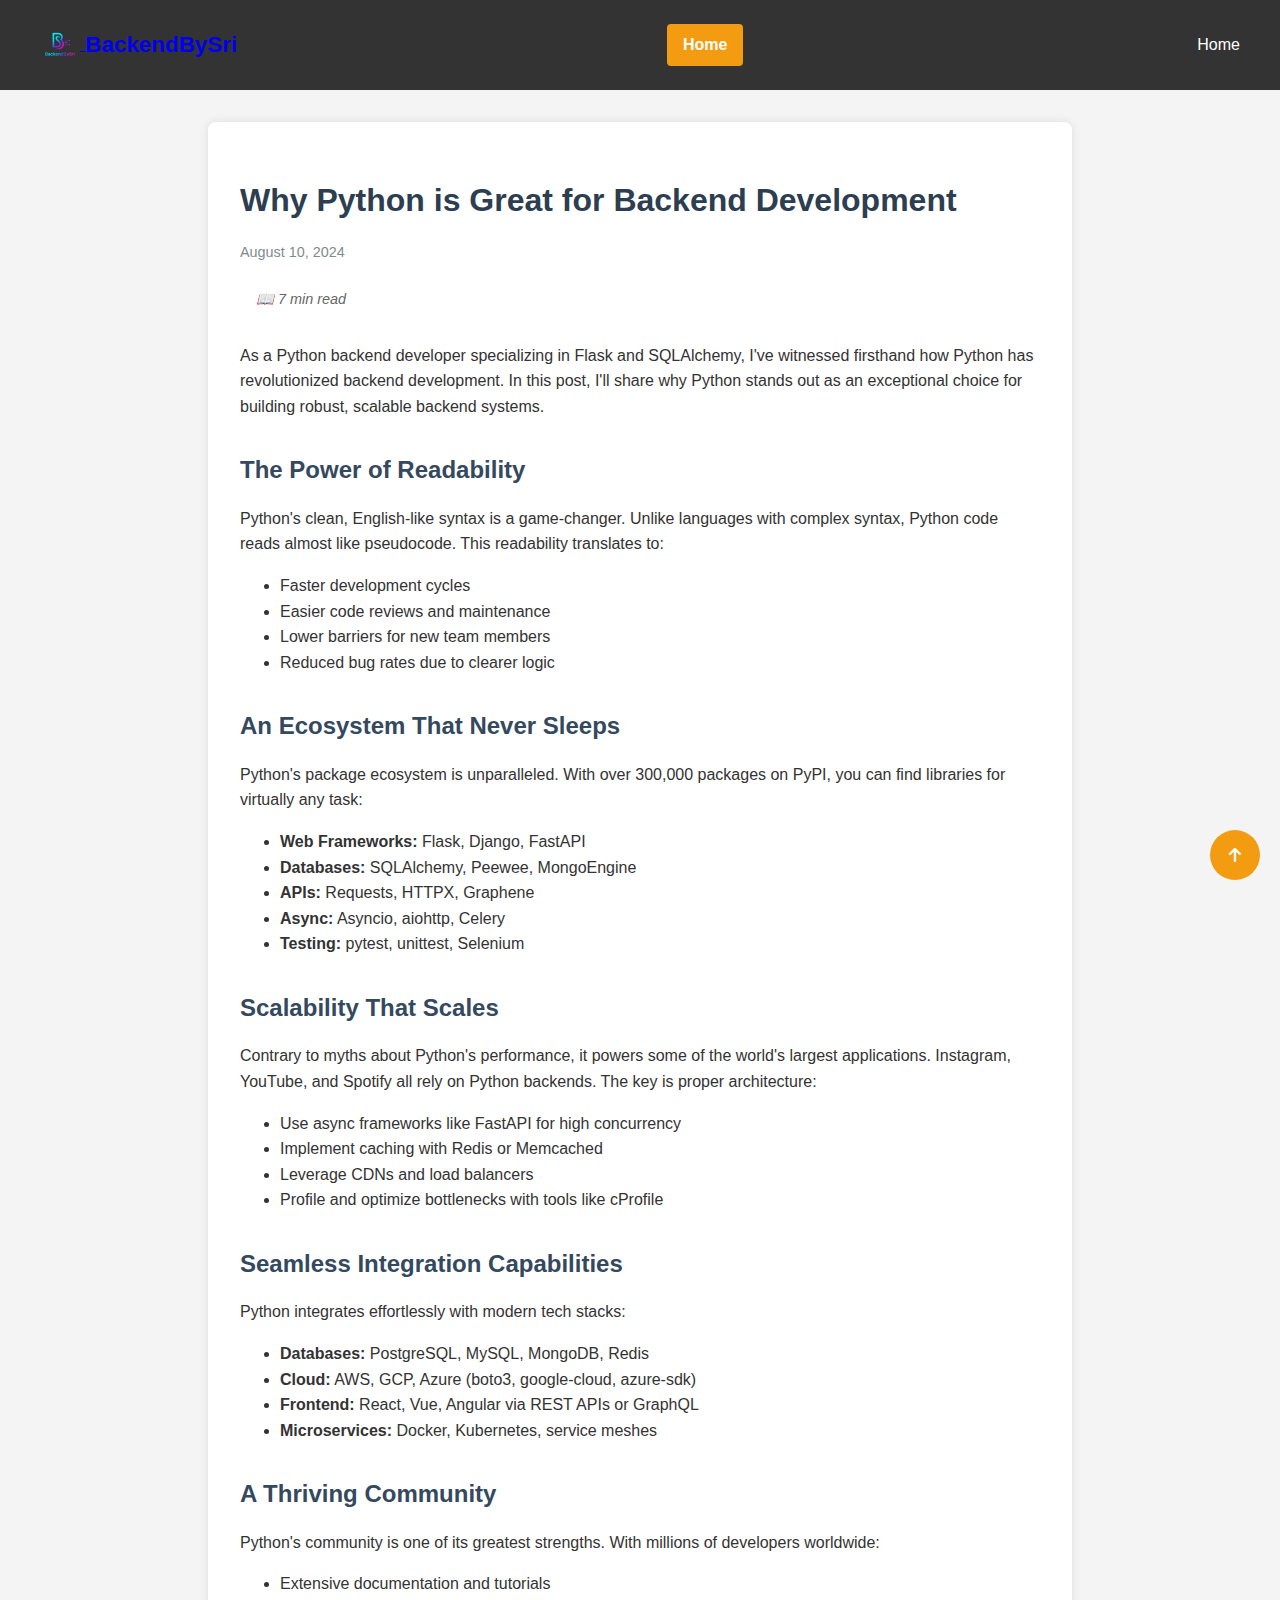
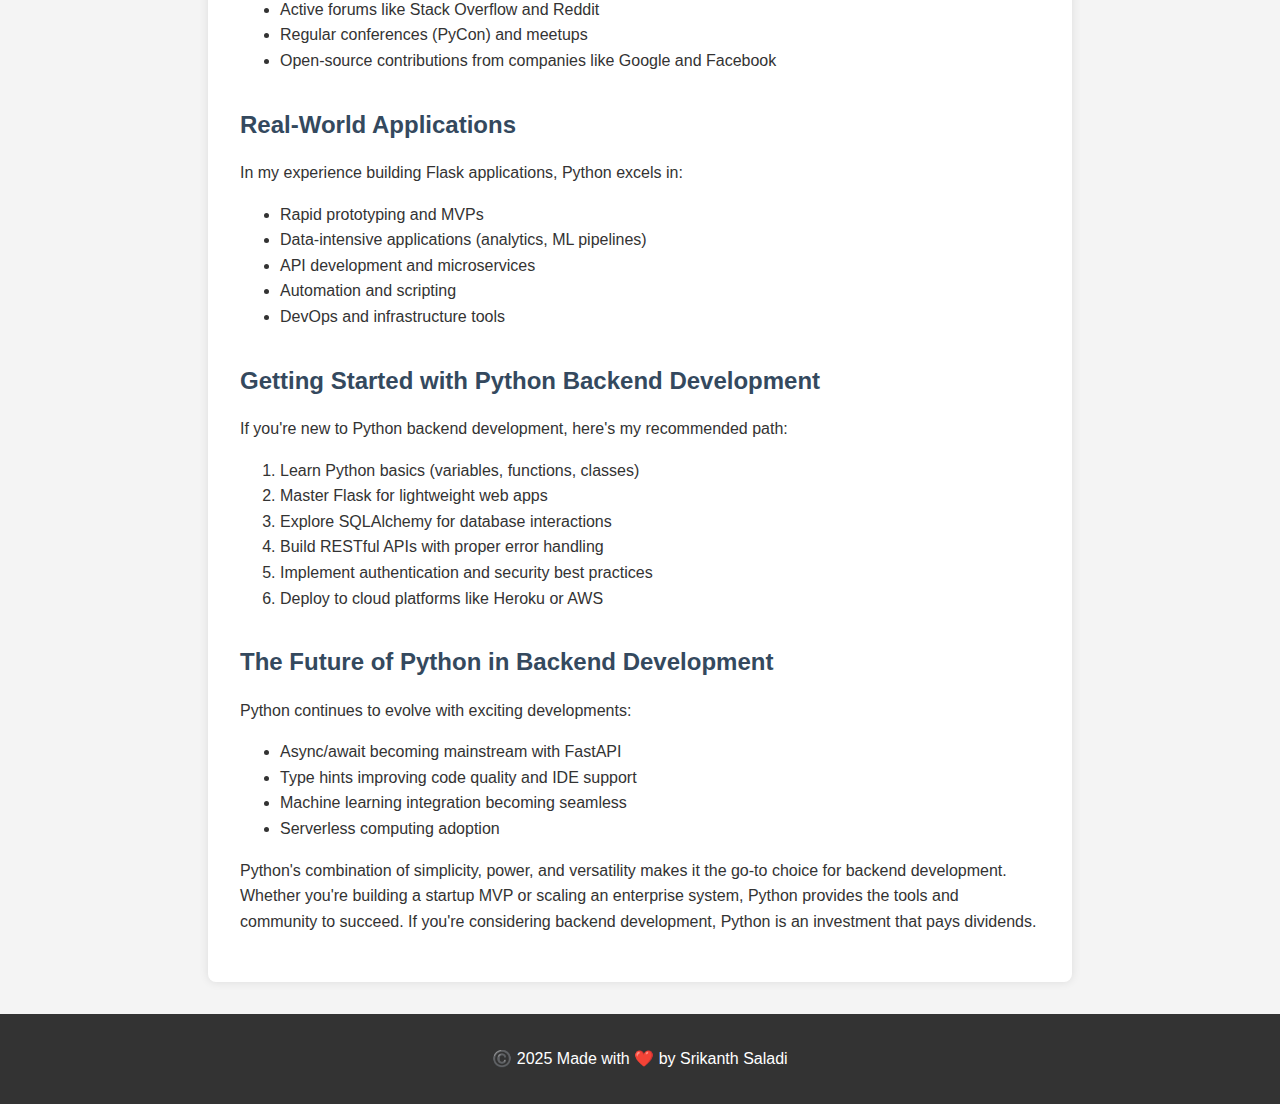
<file: blog3.html>
<!DOCTYPE html>
<html lang="en">
  <head>
    <meta charset="UTF-8" />
    <meta name="viewport" content="width=device-width, initial-scale=1.0" />
    <title>Why Python is Great for Backend Development</title>
    <meta
      name="description"
      content="Discover why Python excels in backend development. Learn about its ecosystem, scalability, integrations, and real-world applications for building robust web services."
    />
    <link rel="stylesheet" href="style2.css" />
    <link
      rel="stylesheet"
      href="https://cdnjs.cloudflare.com/ajax/libs/font-awesome/6.5.0/css/all.min.css"
    />
    <script src="script.js"></script>
  </head>
  <body>
    <header>
      <nav class="navbar">
        <div class="logo">
          <a href="website1.html#home">
            <img
              src="static/logo.png"
              alt="BackendBySri Logo"
              class="logo-svg"
              style="display: inline-block; vertical-align: middle"
            />
            <span style="display: inline-block; vertical-align: middle"
              >BackendBySri</span
            >
          </a>
        </div>
        <a href="website1.html#home" class="home-btn">Home</a>
        <div class="hamburger">
          <span></span>
          <span></span>
          <span></span>
        </div>
        <ul class="nav-links">
          <li><a href="website1.html#home">Home</a></li>
        </ul>
      </nav>
    </header>

    <section class="blog-post">
      <h1>Why Python is Great for Backend Development</h1>
      <p class="blog-date">August 10, 2024</p>
      <p class="reading-time">📖 7 min read</p>
      <p>
        As a Python backend developer specializing in Flask and SQLAlchemy, I've
        witnessed firsthand how Python has revolutionized backend development.
        In this post, I'll share why Python stands out as an exceptional choice
        for building robust, scalable backend systems.
      </p>

      <h2>The Power of Readability</h2>
      <p>
        Python's clean, English-like syntax is a game-changer. Unlike languages
        with complex syntax, Python code reads almost like pseudocode. This
        readability translates to:
      </p>
      <ul>
        <li>Faster development cycles</li>
        <li>Easier code reviews and maintenance</li>
        <li>Lower barriers for new team members</li>
        <li>Reduced bug rates due to clearer logic</li>
      </ul>

      <h2>An Ecosystem That Never Sleeps</h2>
      <p>
        Python's package ecosystem is unparalleled. With over 300,000 packages
        on PyPI, you can find libraries for virtually any task:
      </p>
      <ul>
        <li><strong>Web Frameworks:</strong> Flask, Django, FastAPI</li>
        <li><strong>Databases:</strong> SQLAlchemy, Peewee, MongoEngine</li>
        <li><strong>APIs:</strong> Requests, HTTPX, Graphene</li>
        <li><strong>Async:</strong> Asyncio, aiohttp, Celery</li>
        <li><strong>Testing:</strong> pytest, unittest, Selenium</li>
      </ul>

      <h2>Scalability That Scales</h2>
      <p>
        Contrary to myths about Python's performance, it powers some of the
        world's largest applications. Instagram, YouTube, and Spotify all rely
        on Python backends. The key is proper architecture:
      </p>
      <ul>
        <li>Use async frameworks like FastAPI for high concurrency</li>
        <li>Implement caching with Redis or Memcached</li>
        <li>Leverage CDNs and load balancers</li>
        <li>Profile and optimize bottlenecks with tools like cProfile</li>
      </ul>

      <h2>Seamless Integration Capabilities</h2>
      <p>Python integrates effortlessly with modern tech stacks:</p>
      <ul>
        <li><strong>Databases:</strong> PostgreSQL, MySQL, MongoDB, Redis</li>
        <li>
          <strong>Cloud:</strong> AWS, GCP, Azure (boto3, google-cloud,
          azure-sdk)
        </li>
        <li>
          <strong>Frontend:</strong> React, Vue, Angular via REST APIs or
          GraphQL
        </li>
        <li>
          <strong>Microservices:</strong> Docker, Kubernetes, service meshes
        </li>
      </ul>

      <h2>A Thriving Community</h2>
      <p>
        Python's community is one of its greatest strengths. With millions of
        developers worldwide:
      </p>
      <ul>
        <li>Extensive documentation and tutorials</li>
        <li>Active forums like Stack Overflow and Reddit</li>
        <li>Regular conferences (PyCon) and meetups</li>
        <li>
          Open-source contributions from companies like Google and Facebook
        </li>
      </ul>

      <h2>Real-World Applications</h2>
      <p>In my experience building Flask applications, Python excels in:</p>
      <ul>
        <li>Rapid prototyping and MVPs</li>
        <li>Data-intensive applications (analytics, ML pipelines)</li>
        <li>API development and microservices</li>
        <li>Automation and scripting</li>
        <li>DevOps and infrastructure tools</li>
      </ul>

      <h2>Getting Started with Python Backend Development</h2>
      <p>
        If you're new to Python backend development, here's my recommended path:
      </p>
      <ol>
        <li>Learn Python basics (variables, functions, classes)</li>
        <li>Master Flask for lightweight web apps</li>
        <li>Explore SQLAlchemy for database interactions</li>
        <li>Build RESTful APIs with proper error handling</li>
        <li>Implement authentication and security best practices</li>
        <li>Deploy to cloud platforms like Heroku or AWS</li>
      </ol>

      <h2>The Future of Python in Backend Development</h2>
      <p>Python continues to evolve with exciting developments:</p>
      <ul>
        <li>Async/await becoming mainstream with FastAPI</li>
        <li>Type hints improving code quality and IDE support</li>
        <li>Machine learning integration becoming seamless</li>
        <li>Serverless computing adoption</li>
      </ul>

      <p>
        Python's combination of simplicity, power, and versatility makes it the
        go-to choice for backend development. Whether you're building a startup
        MVP or scaling an enterprise system, Python provides the tools and
        community to succeed. If you're considering backend development, Python
        is an investment that pays dividends.
      </p>
    </section>

    <footer class="footer">
      <p>©️ 2025 Made with ❤️ by Srikanth Saladi</p>
      <a href="website1.html#home" class="scroll-top"
        ><i class="fas fa-arrow-up"></i
      ></a>
    </footer>
  </body>
</html>
</file>
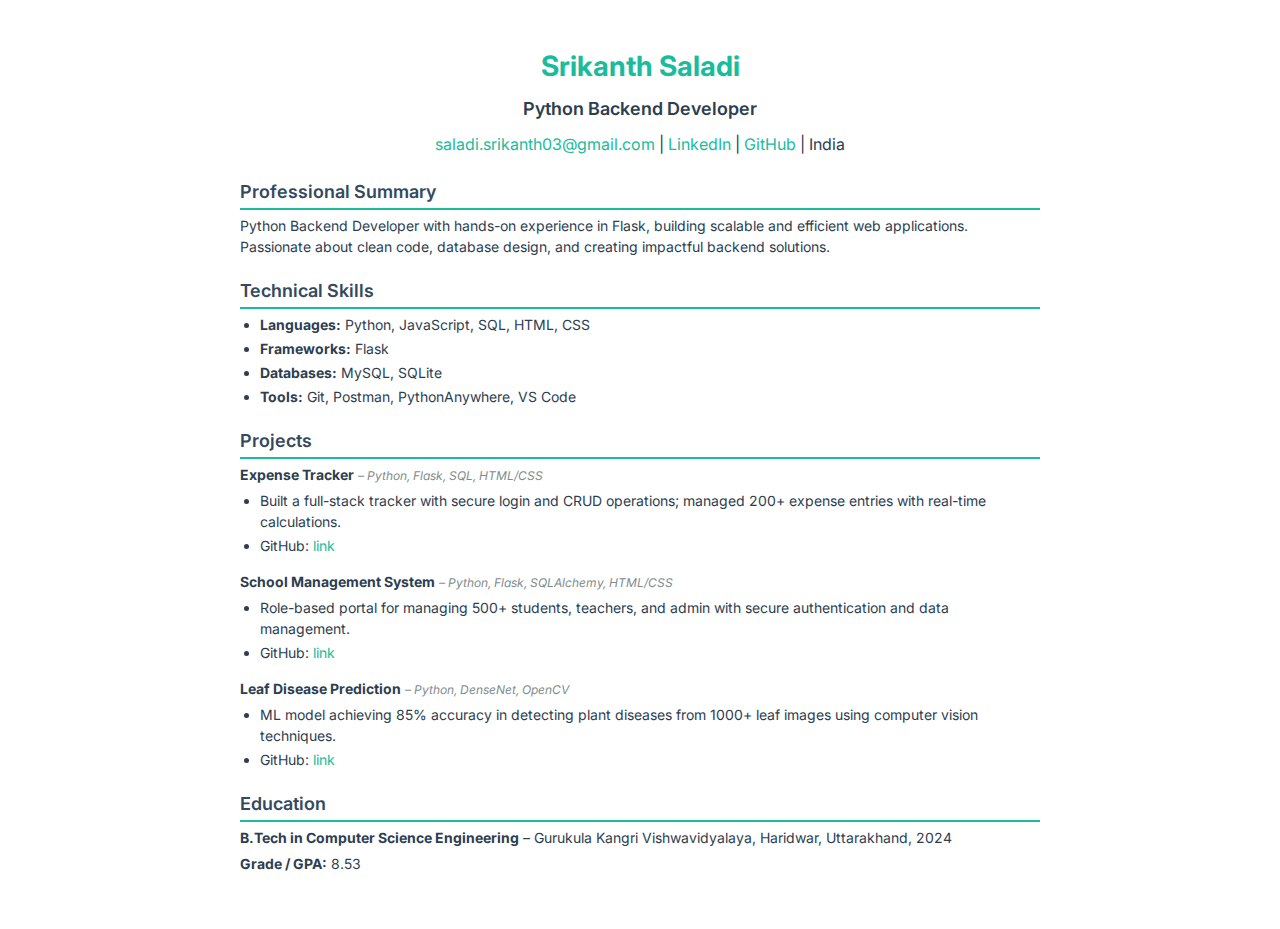
<file: resume.html>
<!DOCTYPE html>
<html lang="en">
  <head>
    <meta charset="UTF-8" />
    <meta name="viewport" content="width=device-width, initial-scale=1.0" />
    <title>Srikanth Saladi - Python Backend Developer</title>
    <link
      href="https://fonts.googleapis.com/css2?family=Inter:wght@400;600;700&display=swap"
      rel="stylesheet"
    />
    <style>
      body {
        font-family: "Inter", sans-serif;
        line-height: 1.5;
        color: #2c3e50;
        max-width: 800px;
        margin: 20px auto;
        padding: 20px;
        background-color: #ffffff;
        font-size: 14px;
      }
      h1,
      h2 {
        margin: 5px 0;
      }
      h1 {
        font-size: 28px;
        color: #1abc9c;
        font-weight: 700;
      }
      h2 {
        font-size: 18px;
        color: #34495e;
        border-bottom: 2px solid #1abc9c;
        padding-bottom: 3px;
        margin-top: 20px;
        font-weight: 600;
      }
      p {
        margin: 5px 0;
      }
      ul {
        margin: 5px 0 15px 20px;
        padding: 0;
      }
      li {
        margin-bottom: 3px;
      }
      a {
        color: #1abc9c;
        text-decoration: none;
      }
      a:hover {
        text-decoration: underline;
      }
      .section {
        margin-bottom: 15px;
      }
      .project {
        margin-bottom: 8px;
      }
      .tech {
        font-style: italic;
        color: #7f8c8d;
        font-size: 12px;
      }
      @media print {
        body {
          margin: 0;
          padding: 10px;
          font-size: 11px;
        }
        a {
          text-decoration: none;
          color: #2c3e50;
        }
        a:after {
          content: " (" attr(href) ")";
          font-size: 10px;
        }
      }
    </style>
  </head>
  <body>
    <!-- Header -->
    <header style="text-align: center">
      <h1>Srikanth Saladi</h1>
      <p style="font-size: 18px; font-weight: 600; margin: 8px 0">
        Python Backend Developer
      </p>
      <p style="font-size: 16px; margin: 10px 0; line-height: 1.6">
        <a href="mailto:saladi.srikanth03@gmail.com"
          >saladi.srikanth03@gmail.com</a
        >
        |
        <a
          href="https://www.linkedin.com/in/srikanth-saladi-48b4a3219"
          target="_blank"
          >LinkedIn</a
        >
        |
        <a href="https://github.com/srikanthsaladi1079" target="_blank"
          >GitHub</a
        >
        | India
      </p>
    </header>

    <!-- Summary -->
    <section class="section">
      <h2>Professional Summary</h2>
      <p>
        Python Backend Developer with hands-on experience in Flask, building
        scalable and efficient web applications. Passionate about clean code,
        database design, and creating impactful backend solutions.
      </p>
    </section>

    <!-- Skills -->
    <section class="section">
      <h2>Technical Skills</h2>
      <ul>
        <li><strong>Languages:</strong> Python, JavaScript, SQL, HTML, CSS</li>
        <li><strong>Frameworks:</strong> Flask</li>
        <li><strong>Databases:</strong> MySQL, SQLite</li>
        <li><strong>Tools:</strong> Git, Postman, PythonAnywhere, VS Code</li>
      </ul>
    </section>

    <!-- Projects -->
    <section class="section">
      <h2>Projects</h2>

      <div class="project">
        <p>
          <strong>Expense Tracker</strong>
          <span class="tech">– Python, Flask, SQL, HTML/CSS</span>
        </p>
        <ul>
          <li>
            Built a full-stack tracker with secure login and CRUD operations;
            managed 200+ expense entries with real-time calculations.
          </li>
          <li>
            GitHub:
            <a
              href="https://github.com/srikanthsaladi1079/expense-tracker"
              target="_blank"
              >link</a
            >
          </li>
        </ul>
      </div>

      <div class="project">
        <p>
          <strong>School Management System</strong>
          <span class="tech">– Python, Flask, SQLAlchemy, HTML/CSS</span>
        </p>
        <ul>
          <li>
            Role-based portal for managing 500+ students, teachers, and admin
            with secure authentication and data management.
          </li>
          <li>
            GitHub:
            <a
              href="https://github.com/srikanthsaladi1079/school-management-system"
              target="_blank"
              >link</a
            >
          </li>
        </ul>
      </div>

      <div class="project">
        <p>
          <strong>Leaf Disease Prediction</strong>
          <span class="tech">– Python, DenseNet, OpenCV</span>
        </p>
        <ul>
          <li>
            ML model achieving 85% accuracy in detecting plant diseases from
            1000+ leaf images using computer vision techniques.
          </li>
          <li>
            GitHub:
            <a
              href="https://github.com/srikanthsaladi1079/leaf-disease-DenseNet"
              target="_blank"
              >link</a
            >
          </li>
        </ul>
      </div>
    </section>

    <!-- Education -->
    <section class="section">
      <h2>Education</h2>
      <p>
        <strong>B.Tech in Computer Science Engineering</strong> – Gurukula
        Kangri Vishwavidyalaya, Haridwar, Uttarakhand, 2024
      </p>
      <p><strong>Grade / GPA:</strong> 8.53</p>
    </section>
  </body>
</html>
</file>
<file: style2.css>
/* Blog-specific styles for uniform look */

body {
  font-family: "Arial", sans-serif;
  line-height: 1.6;
  color: #333;
  background-color: #f4f4f4;
  margin: 0;
  padding: 0;
}

header {
  background-color: #333;
  color: #fff;
  padding: 1rem 0;
}

.navbar {
  display: flex;
  justify-content: space-between;
  align-items: center;
  max-width: 1200px;
  margin: 0 auto;
  padding: 0 20px;
}

.logo {
  font-size: 1.2rem;
  font-weight: bold;
  display: flex;
  align-items: center;
  gap: 0.5rem;
}

.logo span {
  font-size: 1.4rem;
  font-weight: 900;
}

.logo-svg {
  height: 40px;
  width: auto;
}

.nav-links {
  list-style: none;
  display: flex;
  gap: 20px;
}

.nav-links a {
  color: #fff;
  text-decoration: none;
  transition: color 0.3s;
}

.nav-links a:hover {
  color: #f39c12;
}

.blog-post {
  max-width: 800px;
  margin: 2rem auto;
  padding: 2rem;
  background-color: #fff;
  border-radius: 8px;
  box-shadow: 0 0 10px rgba(0, 0, 0, 0.1);
}

.blog-post h1 {
  color: #2c3e50;
  margin-bottom: 0.5rem;
}

.blog-date {
  color: #7f8c8d;
  font-size: 0.9rem;
  margin-bottom: 1.5rem;
}

.reading-time {
  color: #666;
  font-size: 0.9rem;
  margin: 0.5rem 0;
  font-style: italic;
  display: inline-block;
  margin-left: 1rem;
}

.blog-post h2 {
  color: #34495e;
  margin-top: 2rem;
  margin-bottom: 1rem;
}

.blog-post p {
  margin-bottom: 1rem;
}

pre {
  background-color: #ecf0f1;
  padding: 1rem;
  border-radius: 4px;
  overflow-x: auto;
  margin: 1rem 0;
}

code {
  font-family: "Courier New", monospace;
  background-color: #ecf0f1;
  padding: 0.2rem 0.4rem;
  border-radius: 3px;
}

footer {
  background-color: #333;
  color: #fff;
  text-align: center;
  padding: 1rem 0;
  margin-top: 2rem;
}

.scroll-top {
  position: fixed;
  bottom: 20px;
  right: 20px;
  background-color: #f39c12;
  color: #fff;
  border: none;
  border-radius: 50%;
  width: 50px;
  height: 50px;
  cursor: pointer;
  display: flex;
  align-items: center;
  justify-content: center;
  text-decoration: none;
}

.scroll-top:hover {
  background-color: #e67e22;
}

/* Home button styling */
.home-btn {
  display: inline-block;
  padding: 0.5rem 1rem;
  background-color: #f39c12;
  color: #fff;
  text-decoration: none;
  border-radius: 4px;
  font-weight: bold;
  transition: background-color 0.3s;
  margin-left: 1rem;
}

.home-btn:hover {
  background-color: #e67e22;
}

/* Hamburger menu - hide on desktop */
.hamburger {
  display: none;
}

/* Mobile-only fixes (≤768px) */
@media (max-width: 768px) {
  /* Hamburger menu visible */
  .hamburger {
    display: flex !important;
  }

  /* Mobile nav menu */
  .nav-links {
    display: none; /* hide by default on mobile */
    position: absolute;
    top: 60px; /* adjust below header */
    left: 0;
    width: 100%;
    background-color: white; /* optional: match your design */
    z-index: 1000;
  }

  /* Show menu when active */
  .nav-links.active {
    display: block;
  }

  /* Optional: adjust fonts & padding on mobile */
  body {
    font-size: 16px;
  }

  .portfolio-item {
    width: 100%; /* full-width blocks */
    margin-bottom: 15px;
  }

  img {
    max-width: 90%;
    height: auto;
  }
}

/* Responsive design */
@media (max-width: 768px) {
  .blog-post {
    margin: 0.5rem;
    padding: 0.5rem;
  }

  .blog-post h1 {
    font-size: 1.5rem;
    margin-bottom: 0.3rem;
  }

  .blog-post h2 {
    font-size: 1.2rem;
    margin-top: 1.5rem;
    margin-bottom: 0.8rem;
  }

  .blog-post p {
    font-size: 0.9rem;
    margin-bottom: 0.8rem;
  }

  .blog-date,
  .reading-time {
    font-size: 0.8rem;
  }

  .navbar {
    padding: 0.5rem 10px;
    flex-direction: column;
    gap: 8px;
  }

  .logo {
    font-size: 1rem;
  }

  .logo span {
    font-size: 1.2rem;
  }

  .logo-svg {
    height: 30px;
  }

  .home-btn {
    margin-left: 0;
    margin-top: 0.5rem;
  }

  /* Hamburger menu styles */
  .hamburger {
    display: flex;
    flex-direction: column;
    cursor: pointer;
    gap: 3px;
    z-index: 1001;
  }

  .hamburger span {
    width: 20px;
    height: 2px;
    background: #333;
    transition: 0.3s;
  }

  .hamburger.active span:nth-child(1) {
    transform: rotate(-45deg) translate(-4px, 4px);
  }

  .hamburger.active span:nth-child(2) {
    opacity: 0;
  }

  .hamburger.active span:nth-child(3) {
    transform: rotate(45deg) translate(-4px, -4px);
  }

  .nav-links {
    display: none;
    position: absolute;
    top: 60px;
    left: 0;
    width: 100%;
    background-color: white;
    z-index: 1000;
    text-align: center;
    opacity: 0;
    transition: opacity 0.3s ease, transform 0.3s ease;
    transform: translateY(-20px);
  }

  .nav-links.active {
    display: block;
    opacity: 1;
    transform: translateY(0);
  }

  .nav-links a {
    font-size: 0.9rem;
    padding: 4px 8px;
  }

  pre {
    padding: 0.5rem;
    font-size: 0.8rem;
  }

  code {
    font-size: 0.8rem;
  }

  footer {
    padding: 0.5rem 0;
    font-size: 0.8rem;
  }

  .scroll-top {
    width: 40px;
    height: 40px;
    font-size: 1rem;
  }
}
</file>
